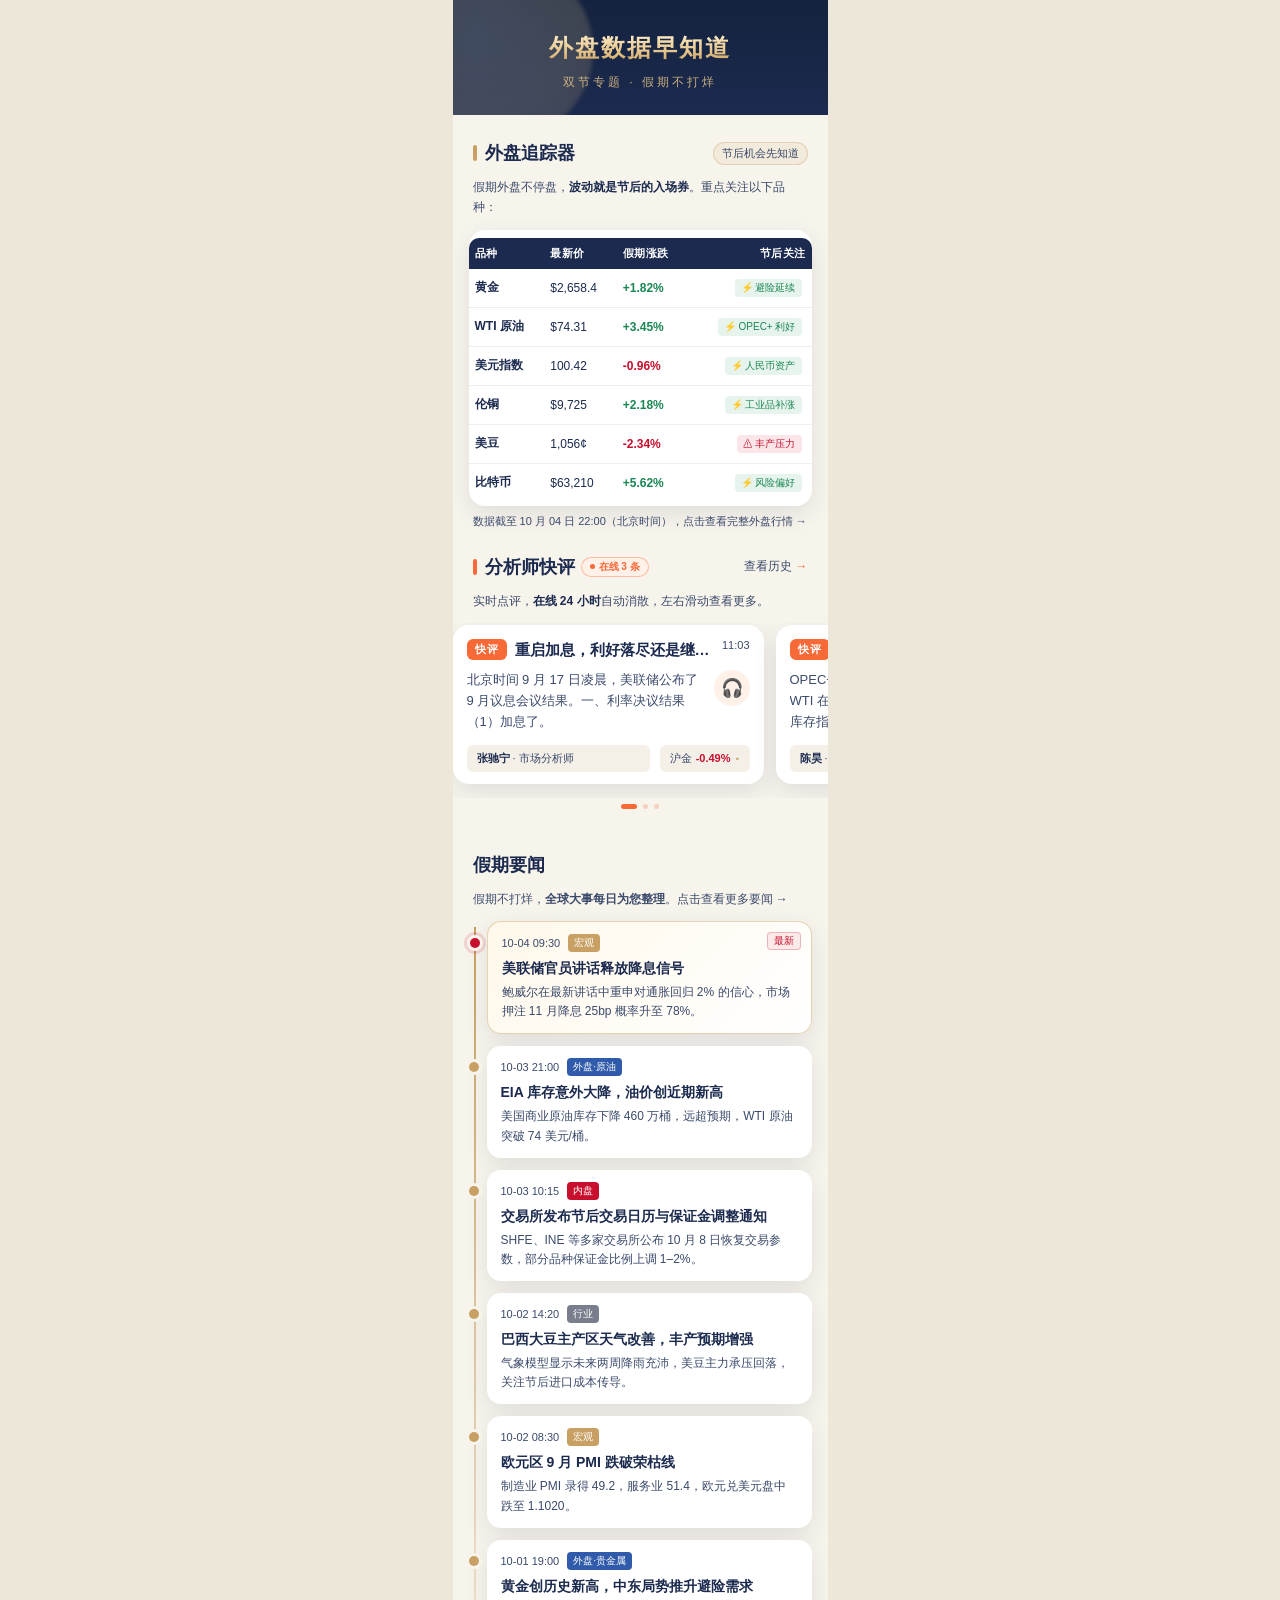
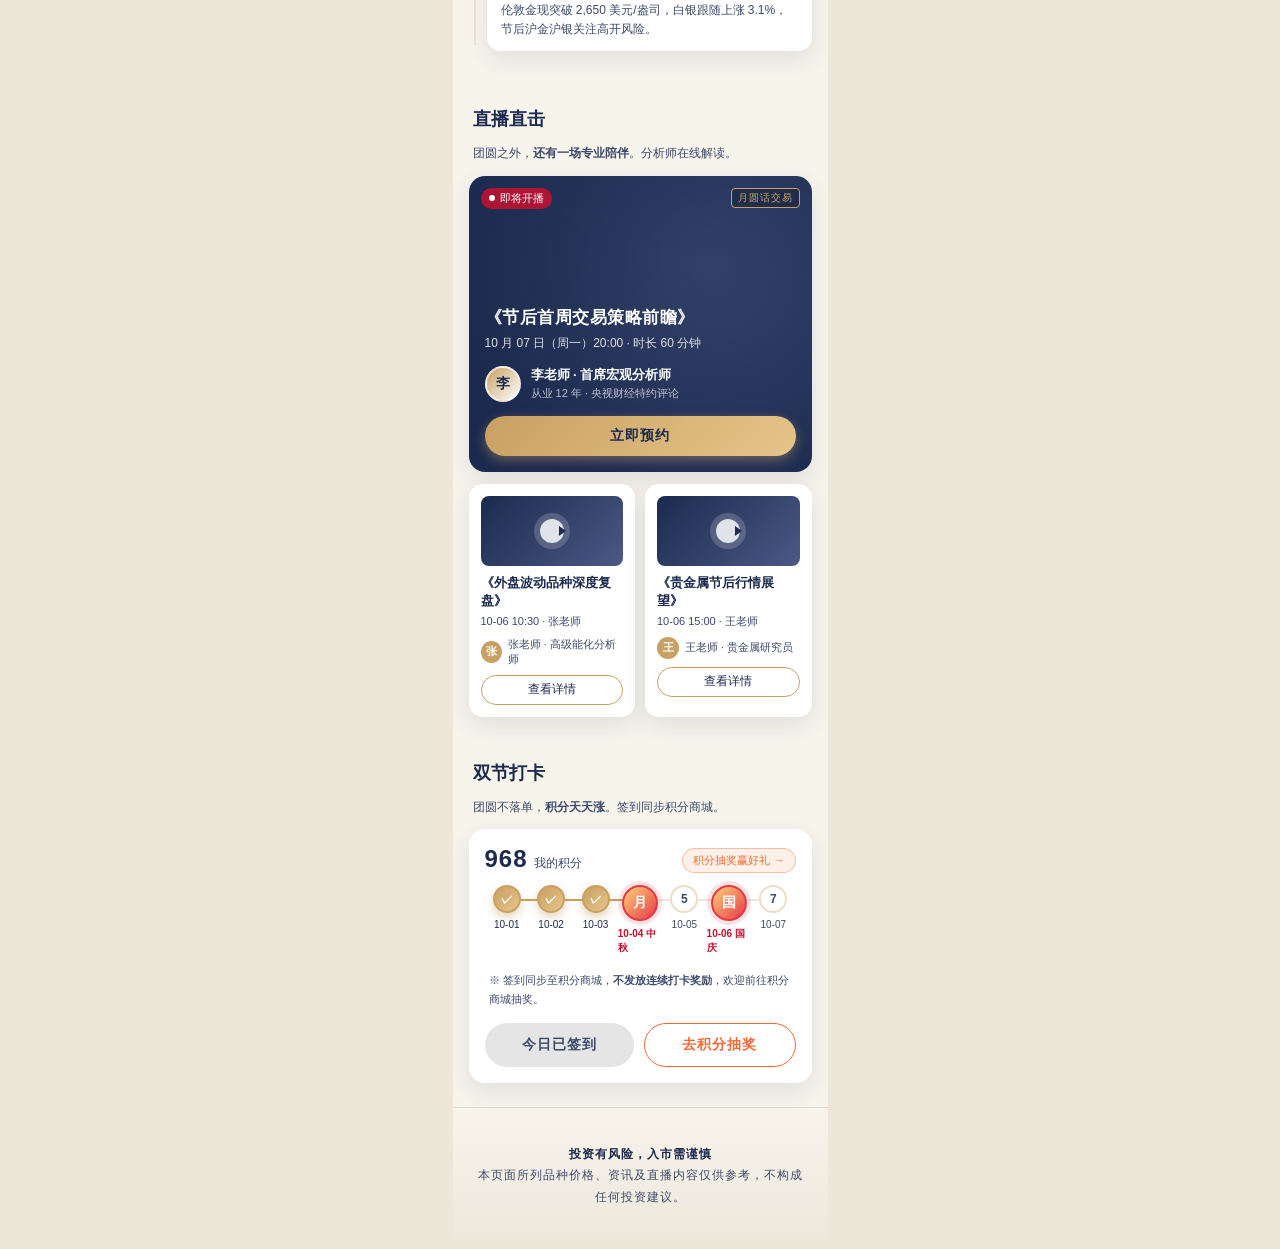
<file: public/assets/aistudio/_H5__________1__ce4e72c3.html>
<!doctype html>
<html lang="zh-CN">
<head>
<meta charset="utf-8" />
<meta name="viewport" content="width=375, initial-scale=1, maximum-scale=1, user-scalable=no, viewport-fit=cover" />
<title>外盘数据早知道 · 展位图 V3</title>
<style>
  :root{
    --gold:#C8A063;
    --gold-2:#E6C58A;
    --red:#C8102E;
    --orange:#F86938;
    --orange-bg:#FFF1E8;
    --moon:#F7F4EC;
    --ink:#1B2A4E;
    --ink-2:#3B4A6B;
    --line:rgba(27,42,78,.08);
    --green-up:#1A8754;
    --red-down:#C8102E;
    --shadow:0 8px 24px rgba(27,42,78,.10);
  }
  *{box-sizing:border-box;-webkit-tap-highlight-color:transparent;}
  html,body{margin:0;padding:0;background:#EDE7DA;color:var(--ink);
    font-family:-apple-system,BlinkMacSystemFont,"PingFang SC","Microsoft YaHei","Source Han Sans SC",sans-serif;
    -webkit-font-smoothing:antialiased;}
  body{display:flex;justify-content:center;}
  .phone{position:relative;width:375px;min-height:100vh;background:var(--moon);overflow:hidden;}

  /* ===== 头图 ===== */
  .hero{padding:32px 20px 24px;text-align:center;
    background:linear-gradient(180deg,#15233F 0%,#1B2A4E 100%);color:#fff;
    position:relative;overflow:hidden;}
  .hero::before{content:"";position:absolute;left:-40px;top:-40px;width:180px;height:180px;border-radius:50%;
    background:radial-gradient(circle at 35% 35%, #FFF6E0 0%, #F2D9A1 60%, #C8A063 100%);
    opacity:.18;filter:blur(2px);}
  .hero h1{margin:0;font-size:24px;font-weight:700;letter-spacing:2px;
    font-family:"Source Han Serif SC","Songti SC","STSong",serif;
    background:linear-gradient(180deg,#FFF1CE 0%,#E6C58A 60%,#C8A063 100%);
    -webkit-background-clip:text;background-clip:text;color:transparent;
    position:relative;z-index:1;}
  .hero .sub{margin-top:10px;font-size:12px;color:rgba(230,197,138,.85);letter-spacing:3px;position:relative;z-index:1;}

  section{position:relative;padding:0 16px;}
  .card{background:#fff;border-radius:16px;box-shadow:var(--shadow);}

  /* ===== ② 外盘追踪器 ===== */
  .overseas{padding-top:6px;}
  .overseas .head{padding:20px 4px 12px;display:flex;align-items:center;justify-content:space-between;}
  .overseas .head .left{display:flex;align-items:center;}
  .overseas .head h3{margin:0;font-size:18px;font-weight:700;font-family:"Source Han Serif SC",serif;}
  .overseas .head .bar{width:4px;height:16px;background:var(--gold);border-radius:2px;margin-right:8px;}
  .overseas .head .tip{font-size:11px;color:var(--ink-2);background:rgba(200,160,99,.12);
    border:1px solid rgba(200,160,99,.35);border-radius:99px;padding:3px 8px;}
  .overseas .intro{font-size:12px;color:var(--ink-2);line-height:1.7;margin:0 4px 12px;}
  .overseas .intro b{color:var(--ink);}
  .table-card{padding:8px 0 4px;}
  .table-card table{width:100%;border-collapse:collapse;font-size:12px;}
  .table-card thead th{font-weight:600;color:#fff;background:var(--ink);padding:8px 6px;font-size:11px;
    text-align:left;letter-spacing:.5px;}
  .table-card thead th:first-child{border-top-left-radius:10px;}
  .table-card thead th:last-child{border-top-right-radius:10px;text-align:right;}
  .table-card tbody td{padding:10px 6px;border-bottom:1px solid var(--line);color:var(--ink);}
  .table-card tbody tr:last-child td{border-bottom:none;}
  .table-card tbody td:first-child{font-weight:600;}
  .table-card tbody td:last-child{text-align:right;}
  .table-card .up{color:var(--green-up);font-weight:700;}
  .table-card .down{color:var(--red-down);font-weight:700;}
  .table-card .tag{display:inline-block;padding:2px 6px;font-size:10px;border-radius:4px;margin-right:4px;
    background:rgba(26,135,84,.10);color:var(--green-up);}
  .table-card .tag.risk{background:rgba(200,16,46,.10);color:var(--red-down);}
  .overseas .time{margin:8px 4px 0;font-size:11px;color:var(--ink-2);}

  /* ===== ③ 分析师快评 ===== */
  .flash{padding-top:6px;}
  .flash .head{padding:20px 4px 12px;display:flex;align-items:center;justify-content:space-between;}
  .flash .head .left{display:flex;align-items:center;}
  .flash .head h3{margin:0;font-size:18px;font-weight:700;font-family:"Source Han Serif SC",serif;}
  .flash .head .bar{width:4px;height:16px;background:var(--orange);border-radius:2px;margin-right:8px;}
  .flash .head .badge-live{display:inline-flex;align-items:center;font-size:10px;color:var(--orange);
    background:var(--orange-bg);border:1px solid rgba(248,105,56,.4);border-radius:99px;padding:2px 8px;
    margin-left:6px;font-weight:600;}
  .flash .head .badge-live i{width:5px;height:5px;border-radius:50%;background:var(--orange);margin-right:4px;
    animation:pulse 1.2s infinite;}
  @keyframes pulse{0%,100%{opacity:.4;}50%{opacity:1;}}
  .flash .head .more{font-size:12px;color:var(--ink-2);}
  .flash .head .more::after{content:" →";color:var(--orange);}
  .flash .intro{font-size:12px;color:var(--ink-2);line-height:1.7;margin:0 4px 12px;}
  .flash .intro b{color:var(--ink);}

  .flash-track{
    position:relative;
    margin:0 -16px;
    padding:2px 16px 14px;
    overflow-x:auto;
    scroll-snap-type:x mandatory;
    -webkit-overflow-scrolling:touch;
    display:flex;
  }
  .flash-track::-webkit-scrollbar{display:none;}
  .flash-card{
    scroll-snap-align:start;
    flex:0 0 calc(100% - 32px);
    background:#fff;border-radius:16px;
    padding:14px 14px 12px;
    box-shadow:var(--shadow);
    margin-right:12px;
  }
  .flash-card:last-child{margin-right:16px;}

  .flash-top{display:flex;align-items:flex-start;}
  .flash-label{flex:0 0 auto;font-size:11px;font-weight:700;color:#fff;background:var(--orange);
    border-radius:6px;padding:3px 8px;letter-spacing:1px;margin-right:8px;}
  .flash-title{margin:0;font-size:15px;font-weight:700;color:var(--ink);line-height:1.4;
    flex:1;overflow:hidden;text-overflow:ellipsis;display:-webkit-box;-webkit-line-clamp:1;-webkit-box-orient:vertical;}
  .flash-time{flex:0 0 auto;font-size:11px;color:var(--ink-2);margin-left:8px;white-space:nowrap;
    font-family:"DIN Alternate",sans-serif;}

  .flash-body{margin-top:10px;display:flex;align-items:flex-start;}
  .flash-summary{flex:1;font-size:13px;color:var(--ink-2);line-height:1.6;
    display:-webkit-box;-webkit-line-clamp:3;-webkit-box-orient:vertical;overflow:hidden;margin:0;}
  .flash-headset{flex:0 0 auto;width:36px;height:36px;border-radius:50%;
    background:var(--orange-bg);display:flex;align-items:center;justify-content:center;margin-left:10px;
    font-size:18px;}

  .flash-bottom{display:flex;gap:10px;margin-top:12px;}
  .flash-author{flex:1;background:#F4F0E8;border-radius:6px;padding:6px 10px;font-size:11px;color:var(--ink-2);}
  .flash-author b{color:var(--ink);font-weight:600;}
  .flash-symbol{flex:0 0 auto;background:#F4F0E8;border-radius:6px;padding:6px 10px;font-size:11px;
    display:flex;align-items:center;}
  .flash-symbol .name{color:var(--ink-2);margin-right:4px;}
  .flash-symbol .ch{font-weight:700;}
  .flash-symbol .ch.up{color:var(--green-up);}
  .flash-symbol .ch.down{color:var(--red-down);}
  .flash-symbol .arrow{margin-left:4px;color:var(--gold);font-size:10px;}

  .flash-dots{display:flex;justify-content:center;gap:6px;margin-top:6px;}
  .flash-dots i{width:5px;height:5px;border-radius:50%;background:rgba(248,105,56,.25);}
  .flash-dots i.active{width:16px;background:var(--orange);border-radius:99px;}

  /* ===== ④ 假期要闻 ===== */
  .news{padding-top:6px;}
  .news .head{padding:20px 4px 12px;}
  .news .head .bar{width:4px;height:16px;background:var(--gold);border-radius:2px;margin-right:8px;}
  .news .head h3{margin:0;font-size:18px;font-weight:700;font-family:"Source Han Serif SC",serif;}
  .news .intro{font-size:12px;color:var(--ink-2);line-height:1.7;margin:0 4px 12px;}
  .timeline{position:relative;padding-left:18px;}
  .timeline::before{content:"";position:absolute;left:5px;top:6px;bottom:6px;width:2px;
    background:linear-gradient(180deg,var(--gold) 0%,rgba(200,160,99,.2) 100%);}
  .news-item{position:relative;background:#fff;border-radius:14px;padding:12px 14px;margin-bottom:12px;
    box-shadow:var(--shadow);}
  .news-item::before{content:"";position:absolute;left:-18px;top:16px;width:10px;height:10px;
    border-radius:50%;background:var(--gold);box-shadow:0 0 0 3px var(--moon);}
  .news-item .meta{display:flex;align-items:center;font-size:11px;color:var(--ink-2);margin-bottom:6px;}
  .news-item .meta .t{margin-right:8px;}
  .news-item .meta .tag{font-size:10px;padding:2px 6px;border-radius:4px;color:#fff;}
  .news-item .meta .tag.macro{background:#C8A063;}
  .news-item .meta .tag.foreign{background:#2F5BAA;}
  .news-item .meta .tag.domestic{background:#C8102E;}
  .news-item .meta .tag.industry{background:#7A7E8C;}
  .news-item h4{margin:0 0 4px;font-size:14px;font-weight:600;color:var(--ink);line-height:1.5;}
  .news-item p{margin:0;font-size:12px;color:var(--ink-2);line-height:1.6;}
  .news-item.lead{background:linear-gradient(135deg,#FFF8EA 0%,#fff 100%);border:1px solid rgba(200,160,99,.45);}
  .news-item.lead::before{background:var(--red);box-shadow:0 0 0 3px var(--moon),0 0 0 6px rgba(200,16,46,.15);}
  .news-item.lead .badge{position:absolute;top:10px;right:10px;font-size:10px;color:var(--red);
    background:rgba(200,16,46,.08);border:1px solid rgba(200,16,46,.25);border-radius:4px;padding:1px 6px;}

  /* ===== ⑤ 直播直击 ===== */
  .live{padding-top:6px;}
  .live .head{padding:20px 4px 12px;}
  .live .head .bar{width:4px;height:16px;background:var(--gold);border-radius:2px;margin-right:8px;}
  .live .head h3{margin:0;font-size:18px;font-weight:700;font-family:"Source Han Serif SC",serif;}
  .live .intro{font-size:12px;color:var(--ink-2);line-height:1.7;margin:0 4px 12px;}
  .live-main{position:relative;border-radius:16px;overflow:hidden;color:#fff;
    background:
      linear-gradient(135deg,rgba(27,42,78,.65),rgba(27,42,78,.4)),
      radial-gradient(circle at 70% 30%, #4A5A85 0%, #1B2A4E 80%);
    box-shadow:var(--shadow);}
  .live-main .badge{position:absolute;top:12px;right:12px;font-size:10px;color:var(--gold);
    border:1px solid var(--gold);border-radius:4px;padding:2px 6px;letter-spacing:1px;
    background:rgba(0,0,0,.2);backdrop-filter:blur(4px);}
  .live-main .live-dot{position:absolute;top:12px;left:12px;display:flex;align-items:center;
    font-size:11px;color:#fff;background:rgba(200,16,46,.85);padding:3px 8px;border-radius:99px;}
  .live-main .live-dot i{width:6px;height:6px;border-radius:50%;background:#fff;margin-right:5px;}
  .live-main .body{padding:130px 16px 16px;}
  .live-main h4{margin:0;font-size:17px;font-weight:700;letter-spacing:.5px;}
  .live-main .meta{margin-top:6px;font-size:12px;color:rgba(255,255,255,.85);}
  .live-main .host{display:flex;align-items:center;margin-top:14px;}
  .live-main .avatar{width:36px;height:36px;border-radius:50%;
    background:linear-gradient(135deg,var(--gold) 0%,#fff 100%);color:var(--ink);display:flex;
    align-items:center;justify-content:center;font-weight:700;font-size:14px;border:2px solid rgba(255,255,255,.6);}
  .live-main .host .info{margin-left:10px;}
  .live-main .host .info .name{font-size:13px;font-weight:600;}
  .live-main .host .info .role{font-size:11px;color:rgba(255,255,255,.7);margin-top:2px;}
  .live-main .cta{margin-top:14px;display:flex;}
  .live-main .btn{flex:1;height:40px;border-radius:99px;display:flex;align-items:center;justify-content:center;
    font-size:14px;font-weight:600;letter-spacing:1px;}
  .live-main .btn.primary{background:linear-gradient(135deg,var(--gold) 0%,var(--gold-2) 100%);color:var(--ink);
    box-shadow:0 4px 12px rgba(200,160,99,.45);}
  .live-list{display:flex;gap:10px;margin-top:12px;}
  .live-card{flex:1;background:#fff;border-radius:14px;padding:12px;box-shadow:var(--shadow);
    position:relative;overflow:hidden;}
  .live-card .img{height:70px;border-radius:8px;margin-bottom:8px;
    background:linear-gradient(135deg,#1B2A4E 0%,#4A5A85 100%);position:relative;overflow:hidden;}
  .live-card .img::after{content:"";position:absolute;left:50%;top:50%;width:24px;height:24px;border-radius:50%;
    background:rgba(255,255,255,.85);transform:translate(-50%,-50%);
    box-shadow:0 0 0 6px rgba(255,255,255,.18);}
  .live-card .img::before{content:"";position:absolute;left:55%;top:50%;width:0;height:0;
    border-left:7px solid var(--ink);border-top:5px solid transparent;border-bottom:5px solid transparent;
    transform:translateY(-50%);z-index:1;}
  .live-card h5{margin:0 0 4px;font-size:13px;font-weight:600;color:var(--ink);line-height:1.4;}
  .live-card .time{font-size:11px;color:var(--ink-2);}
  .live-card .mini{display:flex;align-items:center;margin-top:8px;}
  .live-card .mini .avatar{width:22px;height:22px;border-radius:50%;background:var(--gold);color:#fff;
    display:flex;align-items:center;justify-content:center;font-size:11px;font-weight:700;}
  .live-card .mini .nm{margin-left:6px;font-size:11px;color:var(--ink-2);}
  .live-card .btn2{margin-top:8px;height:30px;border:1px solid var(--gold);color:var(--ink);border-radius:99px;
    display:flex;align-items:center;justify-content:center;font-size:12px;}

  /* ===== ⑥ 双节打卡（联动积分商城） ===== */
  .checkin{padding-top:6px;}
  .checkin .head{padding:20px 4px 12px;}
  .checkin .head .bar{width:4px;height:16px;background:var(--gold);border-radius:2px;margin-right:8px;}
  .checkin .head h3{margin:0;font-size:18px;font-weight:700;font-family:"Source Han Serif SC",serif;}
  .checkin .intro{font-size:12px;color:var(--ink-2);line-height:1.7;margin:0 4px 12px;}
  .checkin-card{padding:16px;}
  .checkin-summary{display:flex;justify-content:space-between;align-items:flex-end;margin-bottom:12px;}
  .checkin-summary .points{font-size:24px;font-weight:700;color:var(--ink);font-family:"DIN Alternate",sans-serif;
    letter-spacing:1px;}
  .checkin-summary .points small{font-size:12px;color:var(--ink-2);font-weight:400;margin-left:6px;letter-spacing:0;}
  .checkin-summary .lottery{font-size:11px;color:var(--orange);background:var(--orange-bg);
    border:1px solid rgba(248,105,56,.4);border-radius:99px;padding:4px 10px;text-decoration:none;}
  .checkin-summary .lottery::after{content:" →";}
  .progress{display:flex;align-items:flex-start;justify-content:space-between;margin:8px 0 16px;
    position:relative;}
  .progress::before{content:"";position:absolute;left:14px;right:14px;top:14px;height:2px;
    background:rgba(200,160,99,.25);}
  .progress .fill{position:absolute;left:14px;top:14px;height:2px;background:var(--gold);
    width:calc((100% - 28px) * 3 / 6);border-radius:2px;}
  .day{display:flex;flex-direction:column;align-items:center;flex:1;position:relative;}
  .day .dot{width:28px;height:28px;border-radius:50%;background:#fff;border:2px solid rgba(200,160,99,.35);
    display:flex;align-items:center;justify-content:center;font-size:12px;color:var(--ink-2);font-weight:700;
    position:relative;z-index:1;}
  .day.done .dot{background:linear-gradient(135deg,var(--gold) 0%,var(--gold-2) 100%);
    color:#fff;border-color:var(--gold);box-shadow:0 4px 10px rgba(200,160,99,.45);}
  .day.fest .dot{width:36px;height:36px;font-size:14px;background:linear-gradient(135deg,#FFD27A 0%,#E63946 100%);
    color:#fff;border-color:#E63946;box-shadow:0 0 0 4px rgba(230,57,70,.15);}
  .day .lbl{margin-top:6px;font-size:10px;color:var(--ink-2);}
  .day.fest .lbl{color:var(--red);font-weight:600;}
  .day.done .lbl{color:var(--ink);}
  .checkin .rule{font-size:11px;color:var(--ink-2);line-height:1.7;margin:8px 4px 0;}
  .checkin .cta-row{display:flex;gap:10px;margin-top:14px;}
  .checkin .cta-row .btn{flex:1;height:44px;border-radius:99px;display:flex;align-items:center;justify-content:center;
    font-size:14px;font-weight:600;letter-spacing:1px;}
  .checkin .cta-row .btn.primary{background:linear-gradient(135deg,var(--gold) 0%,var(--gold-2) 100%);color:var(--ink);
    box-shadow:0 6px 16px rgba(200,160,99,.45);}
  .checkin .cta-row .btn.primary.done{background:#E5E5E5;color:var(--ink-2);box-shadow:none;}
  .checkin .cta-row .btn.ghost{background:#fff;color:var(--orange);border:1px solid var(--orange);}

  /* ===== ⑦ 尾图 ===== */
  footer{padding:24px 24px 28px;margin-top:24px;text-align:center;
    background:linear-gradient(180deg,#F7F4EC 0%,#EDE7DA 100%);
    border-top:1px solid rgba(27,42,78,.06);}
  footer .risk{font-size:12px;color:var(--ink-2);line-height:1.8;letter-spacing:1px;}
  footer .risk b{color:var(--ink);}
</style>
</head>
<body>
<div class="phone">

  <!-- ① 头图 -->
  <section class="hero">
    <h1>外盘数据早知道</h1>
    <div class="sub">双节专题 · 假期不打烊</div>
  </section>

  <!-- ② 外盘追踪器 -->
  <section class="overseas">
    <div class="head">
      <div class="left"><span class="bar"></span><h3>外盘追踪器</h3></div>
      <span class="tip">节后机会先知道</span>
    </div>
    <p class="intro">假期外盘不停盘，<b>波动就是节后的入场券</b>。重点关注以下品种：</p>
    <div class="card table-card">
      <table>
        <thead>
          <tr><th>品种</th><th>最新价</th><th>假期涨跌</th><th style="text-align:right;">节后关注</th></tr>
        </thead>
        <tbody>
          <tr><td>黄金</td><td>$2,658.4</td><td class="up">+1.82%</td><td style="text-align:right;"><span class="tag">⚡ 避险延续</span></td></tr>
          <tr><td>WTI 原油</td><td>$74.31</td><td class="up">+3.45%</td><td style="text-align:right;"><span class="tag">⚡ OPEC+ 利好</span></td></tr>
          <tr><td>美元指数</td><td>100.42</td><td class="down">-0.96%</td><td style="text-align:right;"><span class="tag">⚡ 人民币资产</span></td></tr>
          <tr><td>伦铜</td><td>$9,725</td><td class="up">+2.18%</td><td style="text-align:right;"><span class="tag">⚡ 工业品补涨</span></td></tr>
          <tr><td>美豆</td><td>1,056¢</td><td class="down">-2.34%</td><td style="text-align:right;"><span class="tag risk">⚠ 丰产压力</span></td></tr>
          <tr><td>比特币</td><td>$63,210</td><td class="up">+5.62%</td><td style="text-align:right;"><span class="tag">⚡ 风险偏好</span></td></tr>
        </tbody>
      </table>
    </div>
    <p class="time">数据截至 10 月 04 日 22:00（北京时间），点击查看完整外盘行情 →</p>
  </section>

  <!-- ③ 分析师快评（新增，置于假期要闻之前） -->
  <section class="flash">
    <div class="head">
      <div class="left"><span class="bar"></span><h3>分析师快评</h3>
        <span class="badge-live"><i></i>在线 3 条</span>
      </div>
      <span class="more">查看历史</span>
    </div>
    <p class="intro">实时点评，<b>在线 24 小时</b>自动消散，左右滑动查看更多。</p>

    <div class="flash-track" id="flashTrack">
      <div class="flash-card">
        <div class="flash-top">
          <span class="flash-label">快评</span>
          <p class="flash-title">重启加息，利好落尽还是继续埋…</p>
          <span class="flash-time">11:03</span>
        </div>
        <div class="flash-body">
          <p class="flash-summary">北京时间 9 月 17 日凌晨，美联储公布了 9 月议息会议结果。一、利率决议结果（1）加息了。</p>
          <div class="flash-headset">🎧</div>
        </div>
        <div class="flash-bottom">
          <div class="flash-author"><b>张驰宁</b> · 市场分析师</div>
          <div class="flash-symbol">
            <span class="name">沪金</span>
            <span class="ch down">-0.49%</span>
            <span class="arrow">▸</span>
          </div>
        </div>
      </div>

      <div class="flash-card">
        <div class="flash-top">
          <span class="flash-label">快评</span>
          <p class="flash-title">原油短线冲高乏力，回踩支撑关注…</p>
          <span class="flash-time">09:42</span>
        </div>
        <div class="flash-body">
          <p class="flash-summary">OPEC+ 延长减产决议落地后买盘兑现，WTI 在 75 美元一线承压。关注今晚 EIA 库存指引短线方向。</p>
          <div class="flash-headset">🎧</div>
        </div>
        <div class="flash-bottom">
          <div class="flash-author"><b>陈昊</b> · 能源分析师</div>
          <div class="flash-symbol">
            <span class="name">原油</span>
            <span class="ch up">+0.83%</span>
            <span class="arrow">▸</span>
          </div>
        </div>
      </div>

      <div class="flash-card">
        <div class="flash-top">
          <span class="flash-label">快评</span>
          <p class="flash-title">美元指数破位下行，人民币资产…</p>
          <span class="flash-time">08:15</span>
        </div>
        <div class="flash-body">
          <p class="flash-summary">DXY 跌破 100 关口，外资流入新兴市场迹象明显。节后 A 股、港股或迎来估值修复窗口。</p>
          <div class="flash-headset">🎧</div>
        </div>
        <div class="flash-bottom">
          <div class="flash-author"><b>李婉清</b> · 宏观分析师</div>
          <div class="flash-symbol">
            <span class="name">美元</span>
            <span class="ch down">-0.62%</span>
            <span class="arrow">▸</span>
          </div>
        </div>
      </div>
    </div>

    <div class="flash-dots" id="flashDots">
      <i class="active"></i><i></i><i></i>
    </div>
  </section>

  <!-- ④ 假期要闻 -->
  <section class="news">
    <div class="head"><span class="bar"></span><h3>假期要闻</h3></div>
    <p class="intro">假期不打烊，<b>全球大事每日为您整理</b>。点击查看更多要闻 →</p>
    <div class="timeline">
      <div class="news-item lead">
        <span class="badge">最新</span>
        <div class="meta"><span class="t">10-04 09:30</span><span class="tag macro">宏观</span></div>
        <h4>美联储官员讲话释放降息信号</h4>
        <p>鲍威尔在最新讲话中重申对通胀回归 2% 的信心，市场押注 11 月降息 25bp 概率升至 78%。</p>
      </div>
      <div class="news-item">
        <div class="meta"><span class="t">10-03 21:00</span><span class="tag foreign">外盘·原油</span></div>
        <h4>EIA 库存意外大降，油价创近期新高</h4>
        <p>美国商业原油库存下降 460 万桶，远超预期，WTI 原油突破 74 美元/桶。</p>
      </div>
      <div class="news-item">
        <div class="meta"><span class="t">10-03 10:15</span><span class="tag domestic">内盘</span></div>
        <h4>交易所发布节后交易日历与保证金调整通知</h4>
        <p>SHFE、INE 等多家交易所公布 10 月 8 日恢复交易参数，部分品种保证金比例上调 1–2%。</p>
      </div>
      <div class="news-item">
        <div class="meta"><span class="t">10-02 14:20</span><span class="tag industry">行业</span></div>
        <h4>巴西大豆主产区天气改善，丰产预期增强</h4>
        <p>气象模型显示未来两周降雨充沛，美豆主力承压回落，关注节后进口成本传导。</p>
      </div>
      <div class="news-item">
        <div class="meta"><span class="t">10-02 08:30</span><span class="tag macro">宏观</span></div>
        <h4>欧元区 9 月 PMI 跌破荣枯线</h4>
        <p>制造业 PMI 录得 49.2，服务业 51.4，欧元兑美元盘中跌至 1.1020。</p>
      </div>
      <div class="news-item">
        <div class="meta"><span class="t">10-01 19:00</span><span class="tag foreign">外盘·贵金属</span></div>
        <h4>黄金创历史新高，中东局势推升避险需求</h4>
        <p>伦敦金现突破 2,650 美元/盎司，白银跟随上涨 3.1%，节后沪金沪银关注高开风险。</p>
      </div>
    </div>
  </section>

  <!-- ⑤ 直播直击 -->
  <section class="live">
    <div class="head"><span class="bar"></span><h3>直播直击</h3></div>
    <p class="intro">团圆之外，<b>还有一场专业陪伴</b>。分析师在线解读。</p>
    <div class="live-main">
      <span class="live-dot"><i></i>即将开播</span>
      <span class="badge">月圆话交易</span>
      <div class="body">
        <h4>《节后首周交易策略前瞻》</h4>
        <div class="meta">10 月 07 日（周一）20:00 · 时长 60 分钟</div>
        <div class="host">
          <div class="avatar">李</div>
          <div class="info">
            <div class="name">李老师 · 首席宏观分析师</div>
            <div class="role">从业 12 年 · 央视财经特约评论</div>
          </div>
        </div>
        <div class="cta">
          <div class="btn primary">立即预约</div>
        </div>
      </div>
    </div>
    <div class="live-list">
      <div class="live-card">
        <div class="img"></div>
        <h5>《外盘波动品种深度复盘》</h5>
        <div class="time">10-06 10:30 · 张老师</div>
        <div class="mini"><div class="avatar">张</div><div class="nm">张老师 · 高级能化分析师</div></div>
        <div class="btn2">查看详情</div>
      </div>
      <div class="live-card">
        <div class="img"></div>
        <h5>《贵金属节后行情展望》</h5>
        <div class="time">10-06 15:00 · 王老师</div>
        <div class="mini"><div class="avatar">王</div><div class="nm">王老师 · 贵金属研究员</div></div>
        <div class="btn2">查看详情</div>
      </div>
    </div>
  </section>

  <!-- ⑥ 双节打卡（联动积分商城） -->
  <section class="checkin">
    <div class="head"><span class="bar"></span><h3>双节打卡</h3></div>
    <p class="intro">团圆不落单，<b>积分天天涨</b>。签到同步积分商城。</p>
    <div class="card checkin-card">
      <div class="checkin-summary">
        <div class="points">968<small>我的积分</small></div>
        <a class="lottery" href="#">积分抽奖赢好礼</a>
      </div>
      <div class="progress">
        <div class="fill"></div>
        <div class="day done"><div class="dot">✓</div><div class="lbl">10-01</div></div>
        <div class="day done"><div class="dot">✓</div><div class="lbl">10-02</div></div>
        <div class="day done"><div class="dot">✓</div><div class="lbl">10-03</div></div>
        <div class="day fest"><div class="dot">月</div><div class="lbl">10-04 中秋</div></div>
        <div class="day"><div class="dot">5</div><div class="lbl">10-05</div></div>
        <div class="day fest"><div class="dot">国</div><div class="lbl">10-06 国庆</div></div>
        <div class="day"><div class="dot">7</div><div class="lbl">10-07</div></div>
      </div>
      <p class="rule">※ 签到同步至积分商城，<b>不发放连续打卡奖励</b>，欢迎前往积分商城抽奖。</p>
      <div class="cta-row">
        <div class="btn primary done">今日已签到</div>
        <div class="btn ghost">去积分抽奖</div>
      </div>
    </div>
  </section>

  <!-- ⑦ 尾图 -->
  <footer>
    <p class="risk"><b>投资有风险，入市需谨慎</b><br/>本页面所列品种价格、资讯及直播内容仅供参考，不构成任何投资建议。</p>
  </footer>

</div>

<script>
  (function(){
    const track = document.getElementById('flashTrack');
    const dots = document.getElementById('flashDots').querySelectorAll('i');
    if(!track) return;
    track.addEventListener('scroll', function(){
      const cards = track.querySelectorAll('.flash-card');
      const w = cards[0].offsetWidth + 12;
      const idx = Math.round(track.scrollLeft / w);
      dots.forEach((d,i)=>d.classList.toggle('active', i===idx));
    });
  })();
</script>
</body>
</html>
</file>
